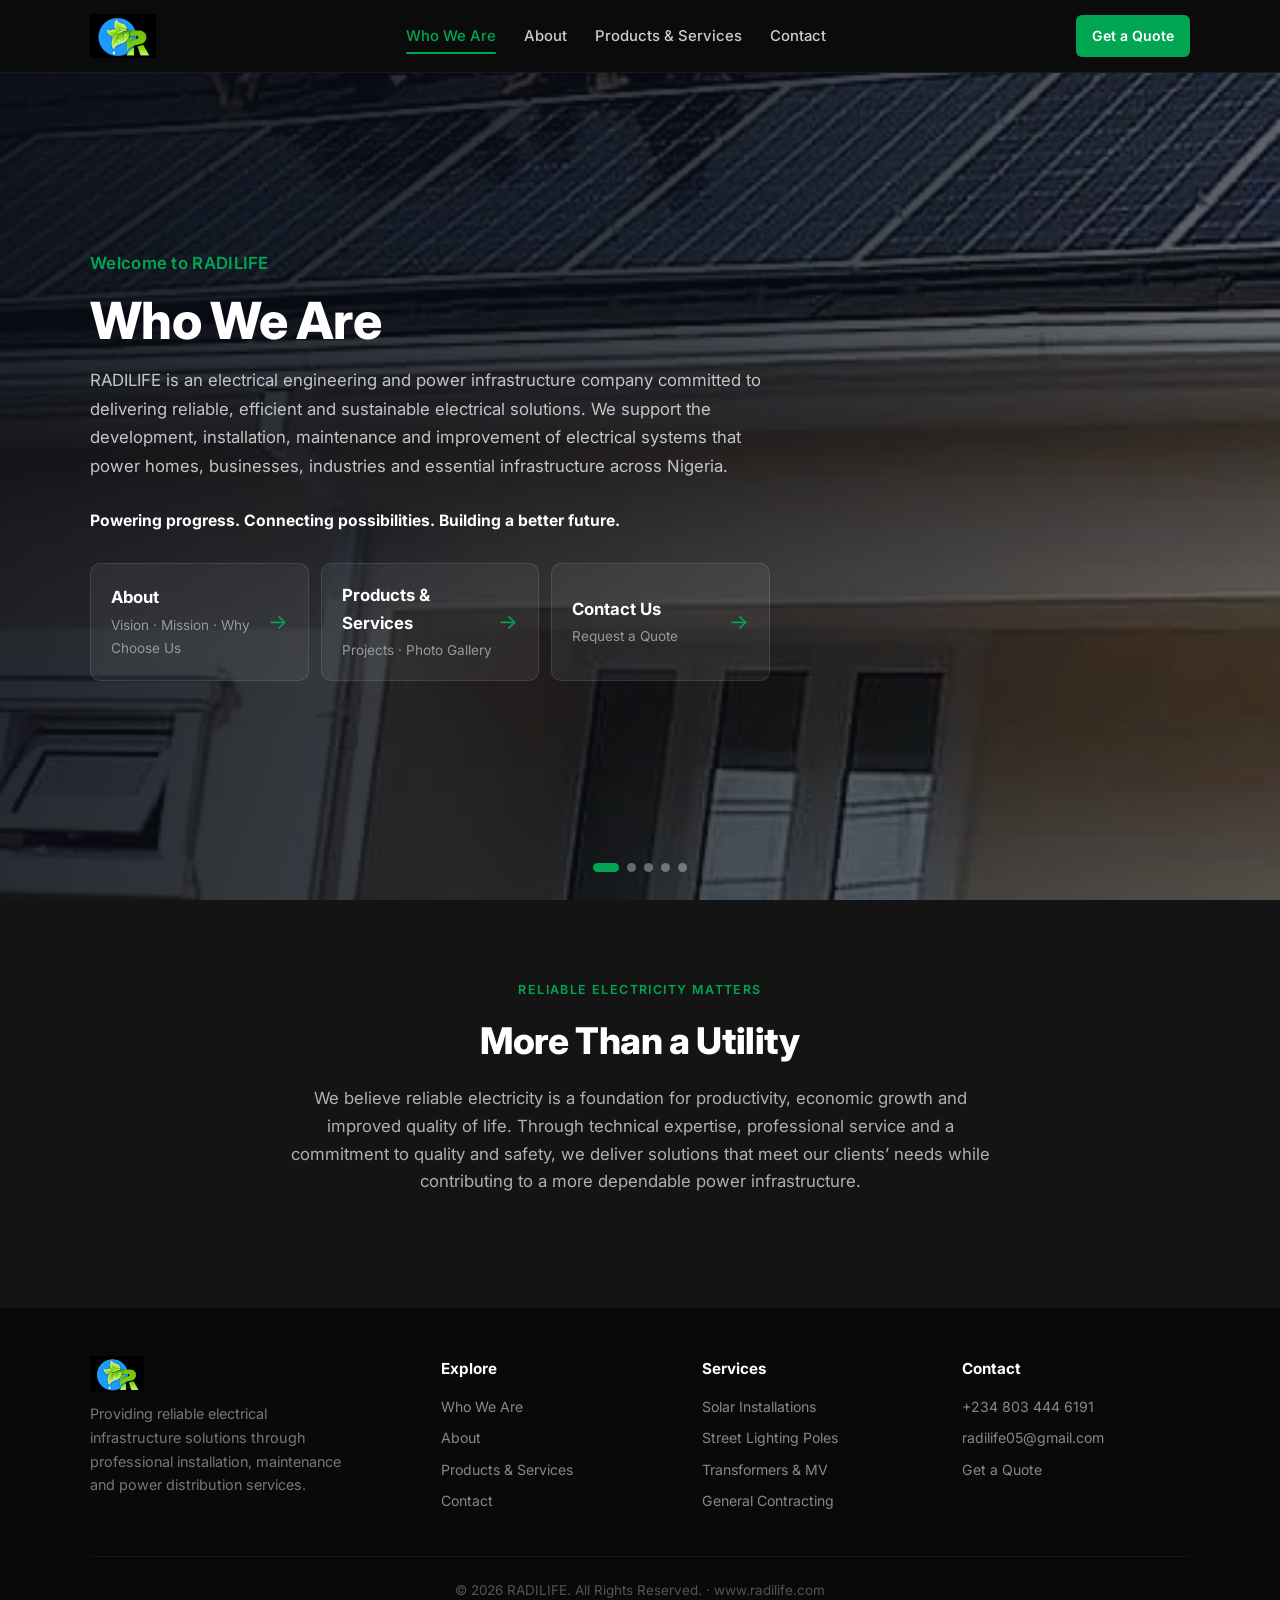
<file: index.html>
<!DOCTYPE html>
<html lang="en">
<head>
  <meta charset="UTF-8" />
  <meta name="viewport" content="width=device-width, initial-scale=1.0" />
  <title>RADILIFE – Who We Are</title>
  <link rel="preconnect" href="https://fonts.googleapis.com" />
  <link rel="preconnect" href="https://fonts.gstatic.com" crossorigin />
  <link href="https://fonts.googleapis.com/css2?family=Inter:wght@400;500;600;700;800&display=swap" rel="stylesheet" />
  <link rel="stylesheet" href="style.css" />
</head>
<body>

  <header>
    <div class="container header-inner">
      <a href="index.html" class="logo">
        <img src="images/logo.png" alt="RADILIFE" />
      </a>
      <nav class="desktop-nav">
        <a href="index.html" class="active">Who We Are</a>
        <a href="about.html">About</a>
        <a href="services.html">Products &amp; Services</a>
        <a href="contact.html">Contact</a>
      </nav>
      <div class="header-right">
        <a href="contact.html" class="btn btn-green btn-sm">Get a Quote</a>
        <button class="hamburger" id="hamburger" aria-label="Menu"><span></span><span></span><span></span></button>
      </div>
    </div>
  </header>

  <div class="overlay" id="overlay"></div>
  <nav class="mobile-menu" id="mobileMenu">
    <a href="index.html" class="active">Who We Are</a>
    <a href="about.html">About</a>
    <a href="services.html">Products &amp; Services</a>
    <a href="contact.html">Contact / Quote</a>
  </nav>

  <!-- WELCOME / LANDING -->
  <section class="hero">
    <div class="hero-slider">
      <div class="hero-slide active" style="background-image:url('images/IMG_20261024_160137_027-2.jpg')"></div>
      <div class="hero-slide" style="background-image:url('images/IMG_20261024_160137_016-2.jpg')"></div>
      <div class="hero-slide" style="background-image:url('images/IMG_20261024_160145_628-2.jpg')"></div>
      <div class="hero-slide" style="background-image:url('images/IMG_20261024_160136_867.jpg')"></div>
      <div class="hero-slide" style="background-image:url('images/IMG_20261024_160145_474.jpg')"></div>
    </div>
    <div class="hero-overlay"></div>

    <div class="container">
      <div class="hero-content">
        <p class="tagline">Welcome to RADILIFE</p>
        <h1>Who We Are</h1>
        <p>
          RADILIFE is an electrical engineering and power infrastructure company committed to delivering reliable, efficient and sustainable electrical solutions. We support the development, installation, maintenance and improvement of electrical systems that power homes, businesses, industries and essential infrastructure across Nigeria.
        </p>
        <p style="color:#aaa;font-size:0.98rem;margin-bottom:28px;">
          <strong style="color:#fff">Powering progress. Connecting possibilities. Building a better future.</strong>
        </p>

        <!-- Options matching notebook -->
        <div class="nav-cards">
          <a href="about.html" class="nav-card">
            <div>
              <h3>About</h3>
              <p>Vision · Mission · Why Choose Us</p>
            </div>
            <span class="arrow">→</span>
          </a>
          <a href="services.html" class="nav-card">
            <div>
              <h3>Products &amp; Services</h3>
              <p>Projects · Photo Gallery</p>
            </div>
            <span class="arrow">→</span>
          </a>
          <a href="contact.html" class="nav-card">
            <div>
              <h3>Contact Us</h3>
              <p>Request a Quote</p>
            </div>
            <span class="arrow">→</span>
          </a>
        </div>
      </div>
    </div>

    <div class="hero-dots">
      <button class="hero-dot active" aria-label="1"></button>
      <button class="hero-dot" aria-label="2"></button>
      <button class="hero-dot" aria-label="3"></button>
      <button class="hero-dot" aria-label="4"></button>
      <button class="hero-dot" aria-label="5"></button>
    </div>
  </section>

  <!-- SHORT INTRO -->
  <section class="bg-dark">
    <div class="container text-center">
      <span class="section-label">Reliable Electricity Matters</span>
      <h2 class="section-title">More Than a Utility</h2>
      <p class="lead">
        We believe reliable electricity is a foundation for productivity, economic growth and improved quality of life. Through technical expertise, professional service and a commitment to quality and safety, we deliver solutions that meet our clients’ needs while contributing to a more dependable power infrastructure.
      </p>
    </div>
  </section>

  <footer>
    <div class="container">
      <div class="footer-grid">
        <div class="footer-brand">
          <a href="index.html" class="logo"><img src="images/logo.png" alt="RADILIFE" style="height:36px" /></a>
          <p>Providing reliable electrical infrastructure solutions through professional installation, maintenance and power distribution services.</p>
        </div>
        <div class="footer-col">
          <h4>Explore</h4>
          <a href="index.html">Who We Are</a>
          <a href="about.html">About</a>
          <a href="services.html">Products &amp; Services</a>
          <a href="contact.html">Contact</a>
        </div>
        <div class="footer-col">
          <h4>Services</h4>
          <a href="services.html">Solar Installations</a>
          <a href="services.html">Street Lighting Poles</a>
          <a href="services.html">Transformers &amp; MV</a>
          <a href="services.html">General Contracting</a>
        </div>
        <div class="footer-col">
          <h4>Contact</h4>
          <a href="tel:+2348034446191">+234 803 444 6191</a>
          <a href="mailto:radilife05@gmail.com">radilife05@gmail.com</a>
          <a href="contact.html">Get a Quote</a>
        </div>
      </div>
      <div class="footer-bottom"><p>© 2026 RADILIFE. All Rights Reserved. · www.radilife.com</p></div>
    </div>
  </footer>

  <script src="script.js"></script>
</body>
</html>
</file>
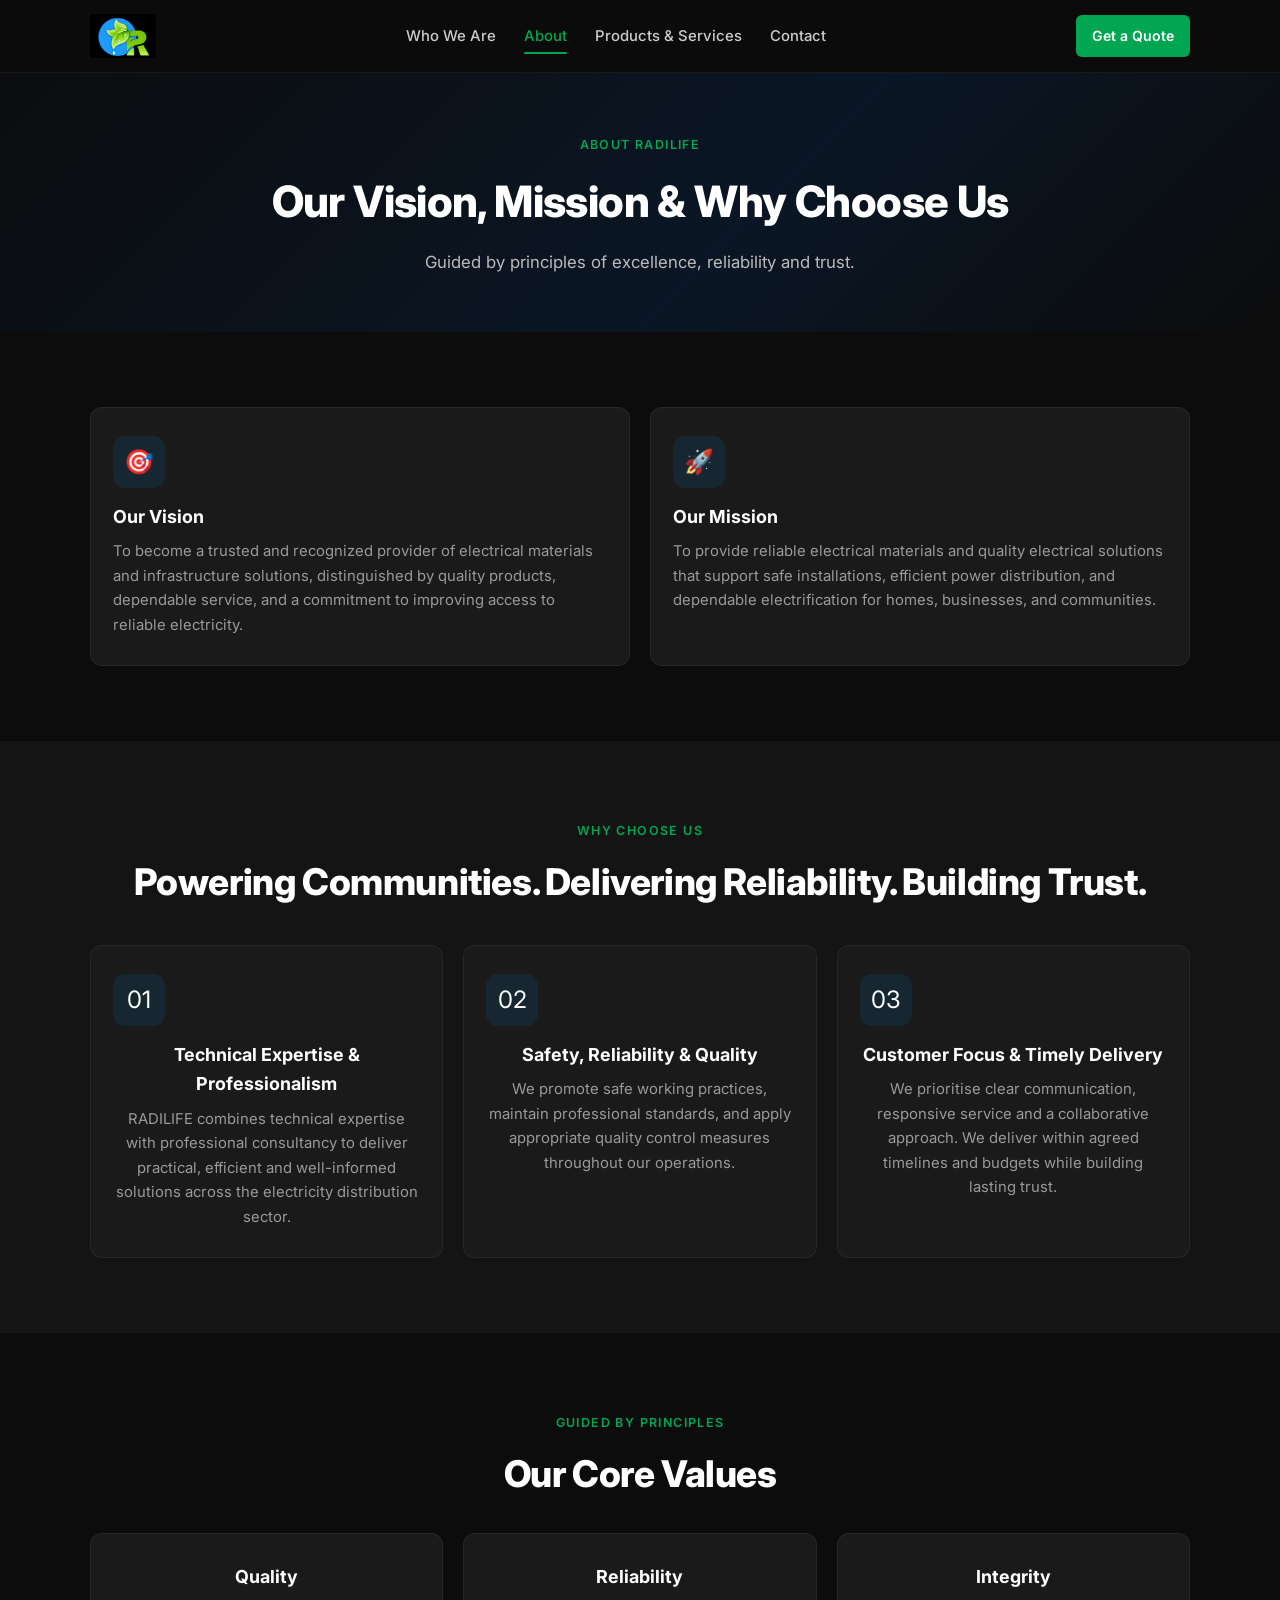
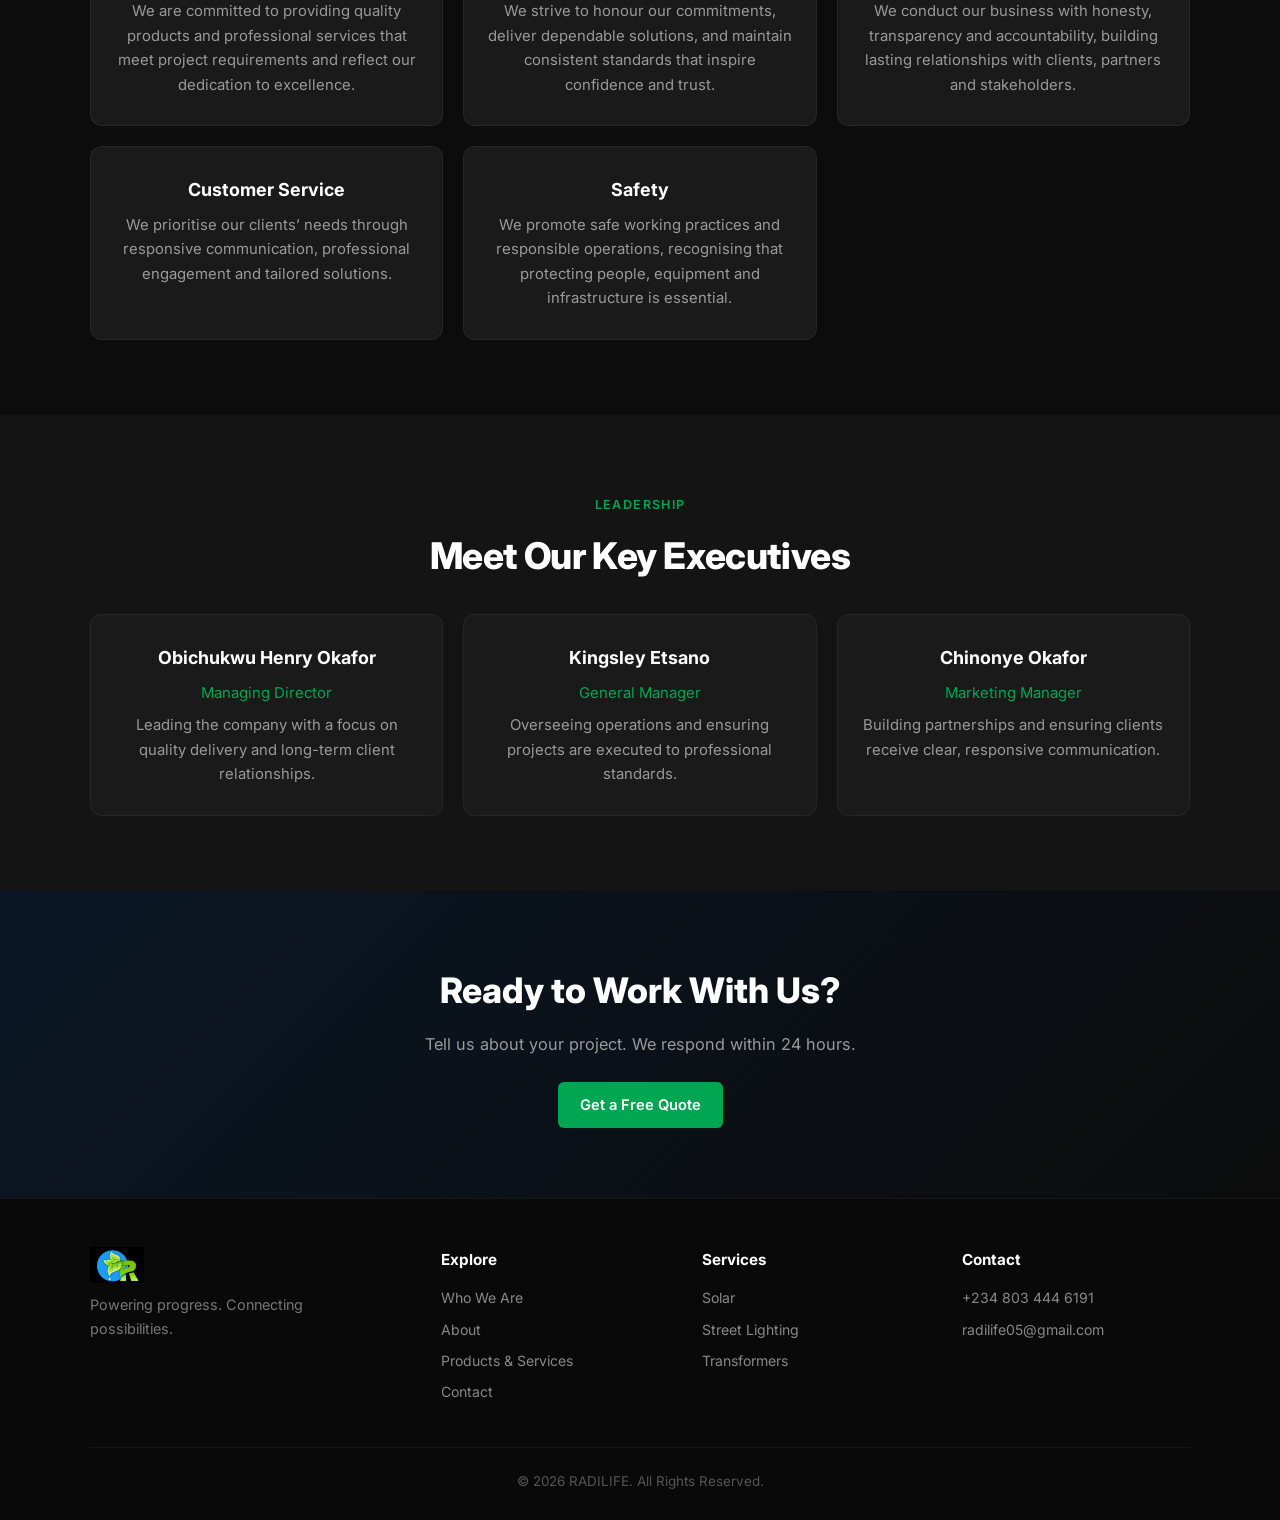
<file: about.html>
<!DOCTYPE html>
<html lang="en">
<head>
  <meta charset="UTF-8" />
  <meta name="viewport" content="width=device-width, initial-scale=1.0" />
  <title>About – RADILIFE</title>
  <link rel="preconnect" href="https://fonts.googleapis.com" />
  <link rel="preconnect" href="https://fonts.gstatic.com" crossorigin />
  <link href="https://fonts.googleapis.com/css2?family=Inter:wght@400;500;600;700;800&display=swap" rel="stylesheet" />
  <link rel="stylesheet" href="style.css" />
</head>
<body>
  <header>
    <div class="container header-inner">
      <a href="index.html" class="logo"><img src="images/logo.png" alt="RADILIFE" /></a>
      <nav class="desktop-nav">
        <a href="index.html">Who We Are</a>
        <a href="about.html" class="active">About</a>
        <a href="services.html">Products &amp; Services</a>
        <a href="contact.html">Contact</a>
      </nav>
      <div class="header-right">
        <a href="contact.html" class="btn btn-green btn-sm">Get a Quote</a>
        <button class="hamburger" id="hamburger" aria-label="Menu"><span></span><span></span><span></span></button>
      </div>
    </div>
  </header>
  <div class="overlay" id="overlay"></div>
  <nav class="mobile-menu" id="mobileMenu">
    <a href="index.html">Who We Are</a>
    <a href="about.html" class="active">About</a>
    <a href="services.html">Products &amp; Services</a>
    <a href="contact.html">Contact / Quote</a>
  </nav>

  <section class="page-hero">
    <div class="container">
      <span class="section-label">About RADILIFE</span>
      <h1>Our Vision, Mission &amp; Why Choose Us</h1>
      <p>Guided by principles of excellence, reliability and trust.</p>
    </div>
  </section>

  <!-- VISION & MISSION -->
  <section>
    <div class="container">
      <div class="grid-2">
        <div class="card">
          <div class="card-icon">🎯</div>
          <h3>Our Vision</h3>
          <p>To become a trusted and recognized provider of electrical materials and infrastructure solutions, distinguished by quality products, dependable service, and a commitment to improving access to reliable electricity.</p>
        </div>
        <div class="card">
          <div class="card-icon">🚀</div>
          <h3>Our Mission</h3>
          <p>To provide reliable electrical materials and quality electrical solutions that support safe installations, efficient power distribution, and dependable electrification for homes, businesses, and communities.</p>
        </div>
      </div>
    </div>
  </section>

  <!-- WHY CHOOSE US -->
  <section class="bg-dark">
    <div class="container text-center">
      <span class="section-label">Why Choose Us</span>
      <h2 class="section-title">Powering Communities. Delivering Reliability. Building Trust.</h2>
      <div class="grid-3" style="margin-top:32px">
        <div class="card">
          <div class="card-icon">01</div>
          <h3>Technical Expertise &amp; Professionalism</h3>
          <p>RADILIFE combines technical expertise with professional consultancy to deliver practical, efficient and well-informed solutions across the electricity distribution sector.</p>
        </div>
        <div class="card">
          <div class="card-icon">02</div>
          <h3>Safety, Reliability &amp; Quality</h3>
          <p>We promote safe working practices, maintain professional standards, and apply appropriate quality control measures throughout our operations.</p>
        </div>
        <div class="card">
          <div class="card-icon">03</div>
          <h3>Customer Focus &amp; Timely Delivery</h3>
          <p>We prioritise clear communication, responsive service and a collaborative approach. We deliver within agreed timelines and budgets while building lasting trust.</p>
        </div>
      </div>
    </div>
  </section>

  <!-- CORE VALUES -->
  <section>
    <div class="container text-center">
      <span class="section-label">Guided by Principles</span>
      <h2 class="section-title">Our Core Values</h2>
      <div class="grid-3" style="margin-top:28px">
        <div class="card">
          <h3>Quality</h3>
          <p>We are committed to providing quality products and professional services that meet project requirements and reflect our dedication to excellence.</p>
        </div>
        <div class="card">
          <h3>Reliability</h3>
          <p>We strive to honour our commitments, deliver dependable solutions, and maintain consistent standards that inspire confidence and trust.</p>
        </div>
        <div class="card">
          <h3>Integrity</h3>
          <p>We conduct our business with honesty, transparency and accountability, building lasting relationships with clients, partners and stakeholders.</p>
        </div>
        <div class="card">
          <h3>Customer Service</h3>
          <p>We prioritise our clients’ needs through responsive communication, professional engagement and tailored solutions.</p>
        </div>
        <div class="card">
          <h3>Safety</h3>
          <p>We promote safe working practices and responsible operations, recognising that protecting people, equipment and infrastructure is essential.</p>
        </div>
      </div>
    </div>
  </section>

  <!-- TEAM -->
  <section class="bg-dark">
    <div class="container text-center">
      <span class="section-label">Leadership</span>
      <h2 class="section-title">Meet Our Key Executives</h2>
      <div class="grid-3" style="margin-top:28px">
        <div class="card">
          <h3>Obichukwu Henry Okafor</h3>
          <p style="color:var(--green);margin-bottom:8px">Managing Director</p>
          <p>Leading the company with a focus on quality delivery and long-term client relationships.</p>
        </div>
        <div class="card">
          <h3>Kingsley Etsano</h3>
          <p style="color:var(--green);margin-bottom:8px">General Manager</p>
          <p>Overseeing operations and ensuring projects are executed to professional standards.</p>
        </div>
        <div class="card">
          <h3>Chinonye Okafor</h3>
          <p style="color:var(--green);margin-bottom:8px">Marketing Manager</p>
          <p>Building partnerships and ensuring clients receive clear, responsive communication.</p>
        </div>
      </div>
    </div>
  </section>

  <section class="cta">
    <div class="container">
      <h2>Ready to Work With Us?</h2>
      <p>Tell us about your project. We respond within 24 hours.</p>
      <a href="contact.html" class="btn btn-green">Get a Free Quote</a>
    </div>
  </section>

  <footer>
    <div class="container">
      <div class="footer-grid">
        <div class="footer-brand">
          <a href="index.html" class="logo"><img src="images/logo.png" alt="RADILIFE" style="height:36px" /></a>
          <p>Powering progress. Connecting possibilities.</p>
        </div>
        <div class="footer-col">
          <h4>Explore</h4>
          <a href="index.html">Who We Are</a>
          <a href="about.html">About</a>
          <a href="services.html">Products &amp; Services</a>
          <a href="contact.html">Contact</a>
        </div>
        <div class="footer-col">
          <h4>Services</h4>
          <a href="services.html">Solar</a>
          <a href="services.html">Street Lighting</a>
          <a href="services.html">Transformers</a>
        </div>
        <div class="footer-col">
          <h4>Contact</h4>
          <a href="tel:+2348034446191">+234 803 444 6191</a>
          <a href="mailto:radilife05@gmail.com">radilife05@gmail.com</a>
        </div>
      </div>
      <div class="footer-bottom"><p>© 2026 RADILIFE. All Rights Reserved.</p></div>
    </div>
  </footer>
  <script src="script.js"></script>
</body>
</html>
</file>
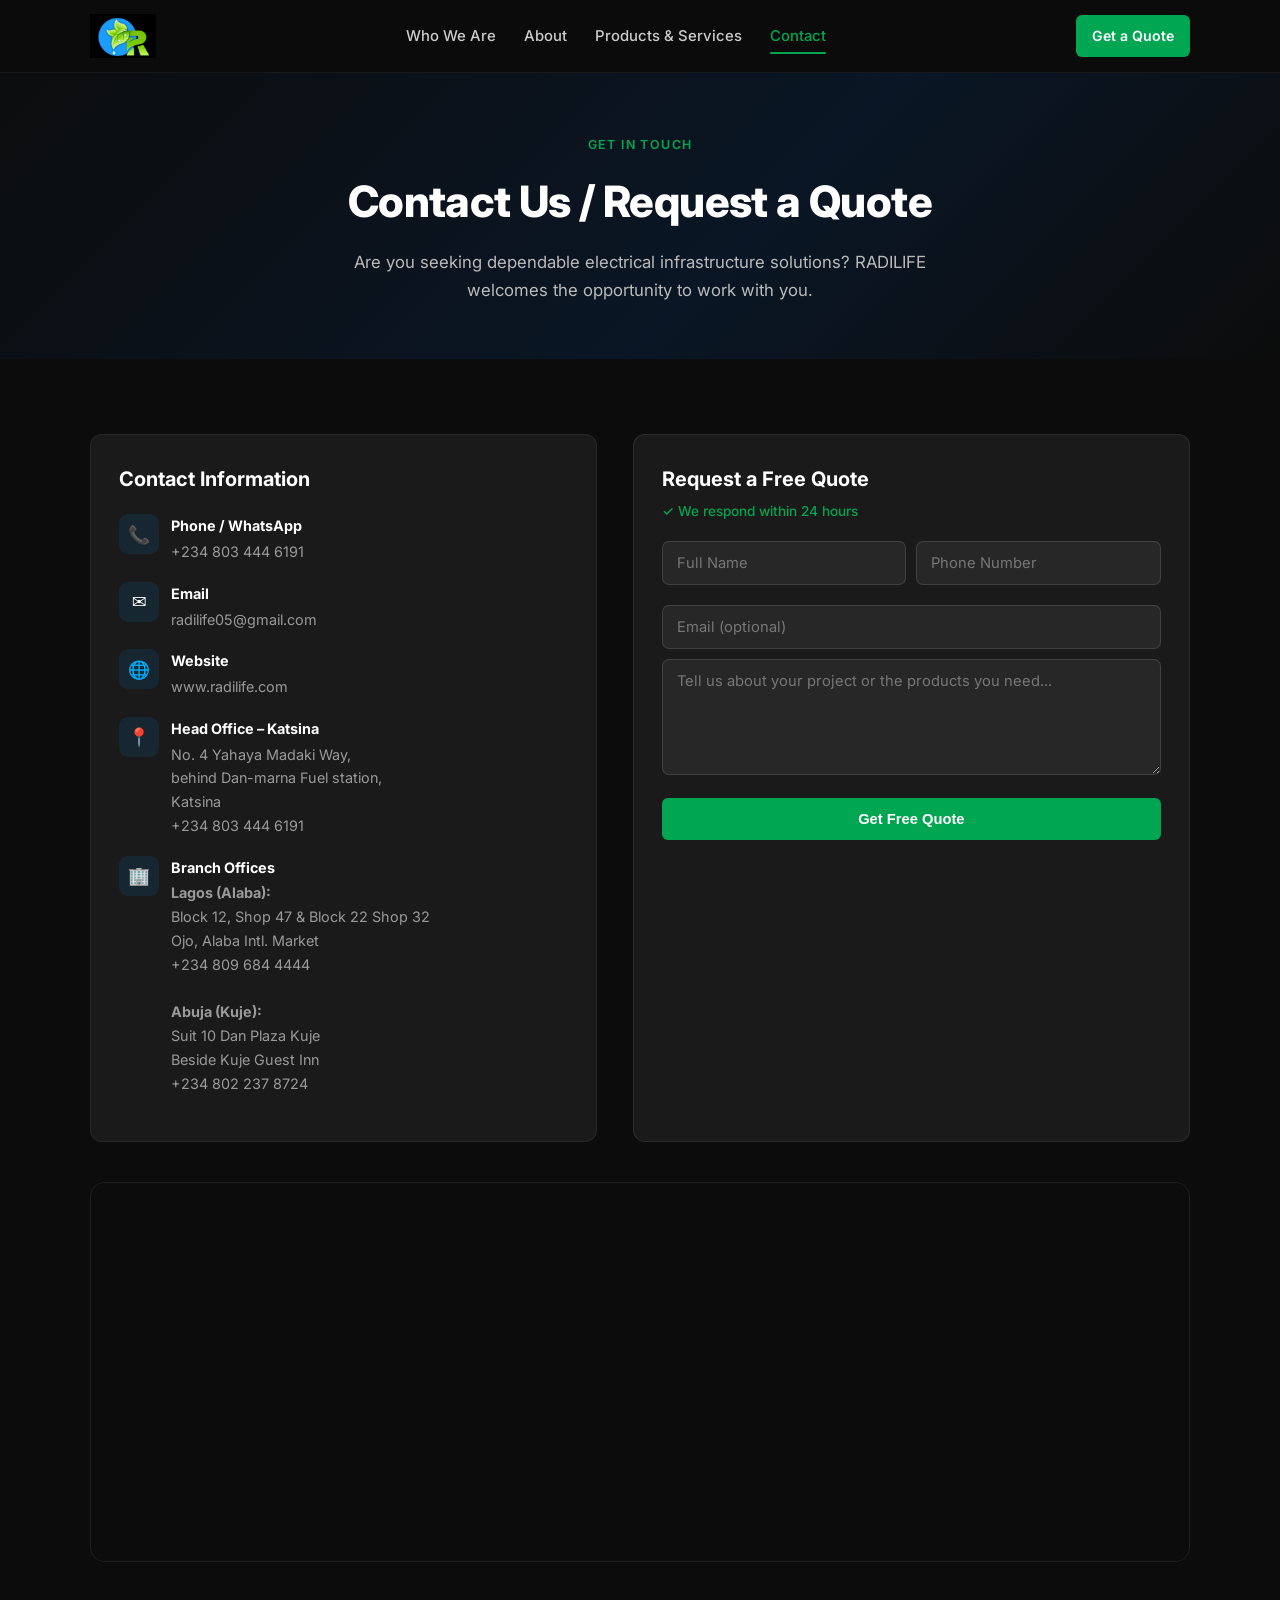
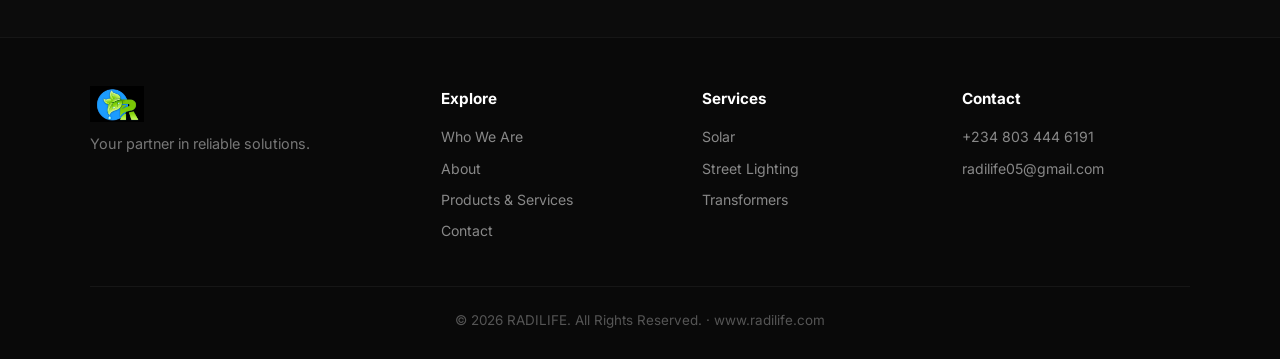
<file: contact.html>
<!DOCTYPE html>
<html lang="en">
<head>
  <meta charset="UTF-8" />
  <meta name="viewport" content="width=device-width, initial-scale=1.0" />
  <title>Contact / Quote – RADILIFE</title>
  <link rel="preconnect" href="https://fonts.googleapis.com" />
  <link rel="preconnect" href="https://fonts.gstatic.com" crossorigin />
  <link href="https://fonts.googleapis.com/css2?family=Inter:wght@400;500;600;700;800&display=swap" rel="stylesheet" />
  <link rel="stylesheet" href="style.css" />
</head>
<body>
  <header>
    <div class="container header-inner">
      <a href="index.html" class="logo"><img src="images/logo.png" alt="RADILIFE" /></a>
      <nav class="desktop-nav">
        <a href="index.html">Who We Are</a>
        <a href="about.html">About</a>
        <a href="services.html">Products &amp; Services</a>
        <a href="contact.html" class="active">Contact</a>
      </nav>
      <div class="header-right">
        <a href="contact.html" class="btn btn-green btn-sm">Get a Quote</a>
        <button class="hamburger" id="hamburger" aria-label="Menu"><span></span><span></span><span></span></button>
      </div>
    </div>
  </header>
  <div class="overlay" id="overlay"></div>
  <nav class="mobile-menu" id="mobileMenu">
    <a href="index.html">Who We Are</a>
    <a href="about.html">About</a>
    <a href="services.html">Products &amp; Services</a>
    <a href="contact.html" class="active">Contact / Quote</a>
  </nav>

  <section class="page-hero">
    <div class="container">
      <span class="section-label">Get In Touch</span>
      <h1>Contact Us / Request a Quote</h1>
      <p>Are you seeking dependable electrical infrastructure solutions? RADILIFE welcomes the opportunity to work with you.</p>
    </div>
  </section>

  <section>
    <div class="container">
      <div class="contact-grid">
        <div class="contact-info-card">
          <h3>Contact Information</h3>
          <div class="info-item">
            <div class="icon">📞</div>
            <div>
              <h4>Phone / WhatsApp</h4>
              <p><a href="tel:+2348034446191">+234 803 444 6191</a></p>
            </div>
          </div>
          <div class="info-item">
            <div class="icon">✉️</div>
            <div>
              <h4>Email</h4>
              <p><a href="mailto:radilife05@gmail.com">radilife05@gmail.com</a></p>
            </div>
          </div>
          <div class="info-item">
            <div class="icon">🌐</div>
            <div>
              <h4>Website</h4>
              <p>www.radilife.com</p>
            </div>
          </div>
          <div class="info-item">
            <div class="icon">📍</div>
            <div>
              <h4>Head Office – Katsina</h4>
              <p>No. 4 Yahaya Madaki Way,<br>behind Dan-marna Fuel station,<br>Katsina<br>+234 803 444 6191</p>
            </div>
          </div>
          <div class="info-item">
            <div class="icon">🏢</div>
            <div>
              <h4>Branch Offices</h4>
              <p>
                <strong>Lagos (Alaba):</strong><br>
                Block 12, Shop 47 &amp; Block 22 Shop 32<br>
                Ojo, Alaba Intl. Market<br>
                +234 809 684 4444<br><br>
                <strong>Abuja (Kuje):</strong><br>
                Suit 10 Dan Plaza Kuje<br>
                Beside Kuje Guest Inn<br>
                +234 802 237 8724
              </p>
            </div>
          </div>
        </div>

        <div class="form-card" id="quote">
          <h3>Request a Free Quote</h3>
          <p class="assure">✓ We respond within 24 hours</p>
          <form onsubmit="event.preventDefault(); alert('Thank you! RADILIFE will contact you within 24 hours.');">
            <div class="form-row">
              <div class="form-group"><input type="text" placeholder="Full Name" required /></div>
              <div class="form-group"><input type="tel" placeholder="Phone Number" required /></div>
            </div>
            <div class="form-group"><input type="email" placeholder="Email (optional)" /></div>
            <div class="form-group"><textarea placeholder="Tell us about your project or the products you need..." rows="5"></textarea></div>
            <button type="submit" class="btn btn-green">Get Free Quote</button>
          </form>
        </div>
      </div>

      <div class="map-wrapper">
        <iframe src="https://maps.google.com/maps?q=No.+4+Yahaya+Madaki+Way,+Katsina,+Nigeria&t=&z=15&ie=UTF8&iwloc=&output=embed" allowfullscreen="" loading="lazy" title="RADILIFE Head Office"></iframe>
      </div>
    </div>
  </section>

  <footer>
    <div class="container">
      <div class="footer-grid">
        <div class="footer-brand">
          <a href="index.html" class="logo"><img src="images/logo.png" alt="RADILIFE" style="height:36px" /></a>
          <p>Your partner in reliable solutions.</p>
        </div>
        <div class="footer-col">
          <h4>Explore</h4>
          <a href="index.html">Who We Are</a>
          <a href="about.html">About</a>
          <a href="services.html">Products &amp; Services</a>
          <a href="contact.html">Contact</a>
        </div>
        <div class="footer-col">
          <h4>Services</h4>
          <a href="services.html">Solar</a>
          <a href="services.html">Street Lighting</a>
          <a href="services.html">Transformers</a>
        </div>
        <div class="footer-col">
          <h4>Contact</h4>
          <a href="tel:+2348034446191">+234 803 444 6191</a>
          <a href="mailto:radilife05@gmail.com">radilife05@gmail.com</a>
        </div>
      </div>
      <div class="footer-bottom"><p>© 2026 RADILIFE. All Rights Reserved. · www.radilife.com</p></div>
    </div>
  </footer>
  <script src="script.js"></script>
</body>
</html>
</file>
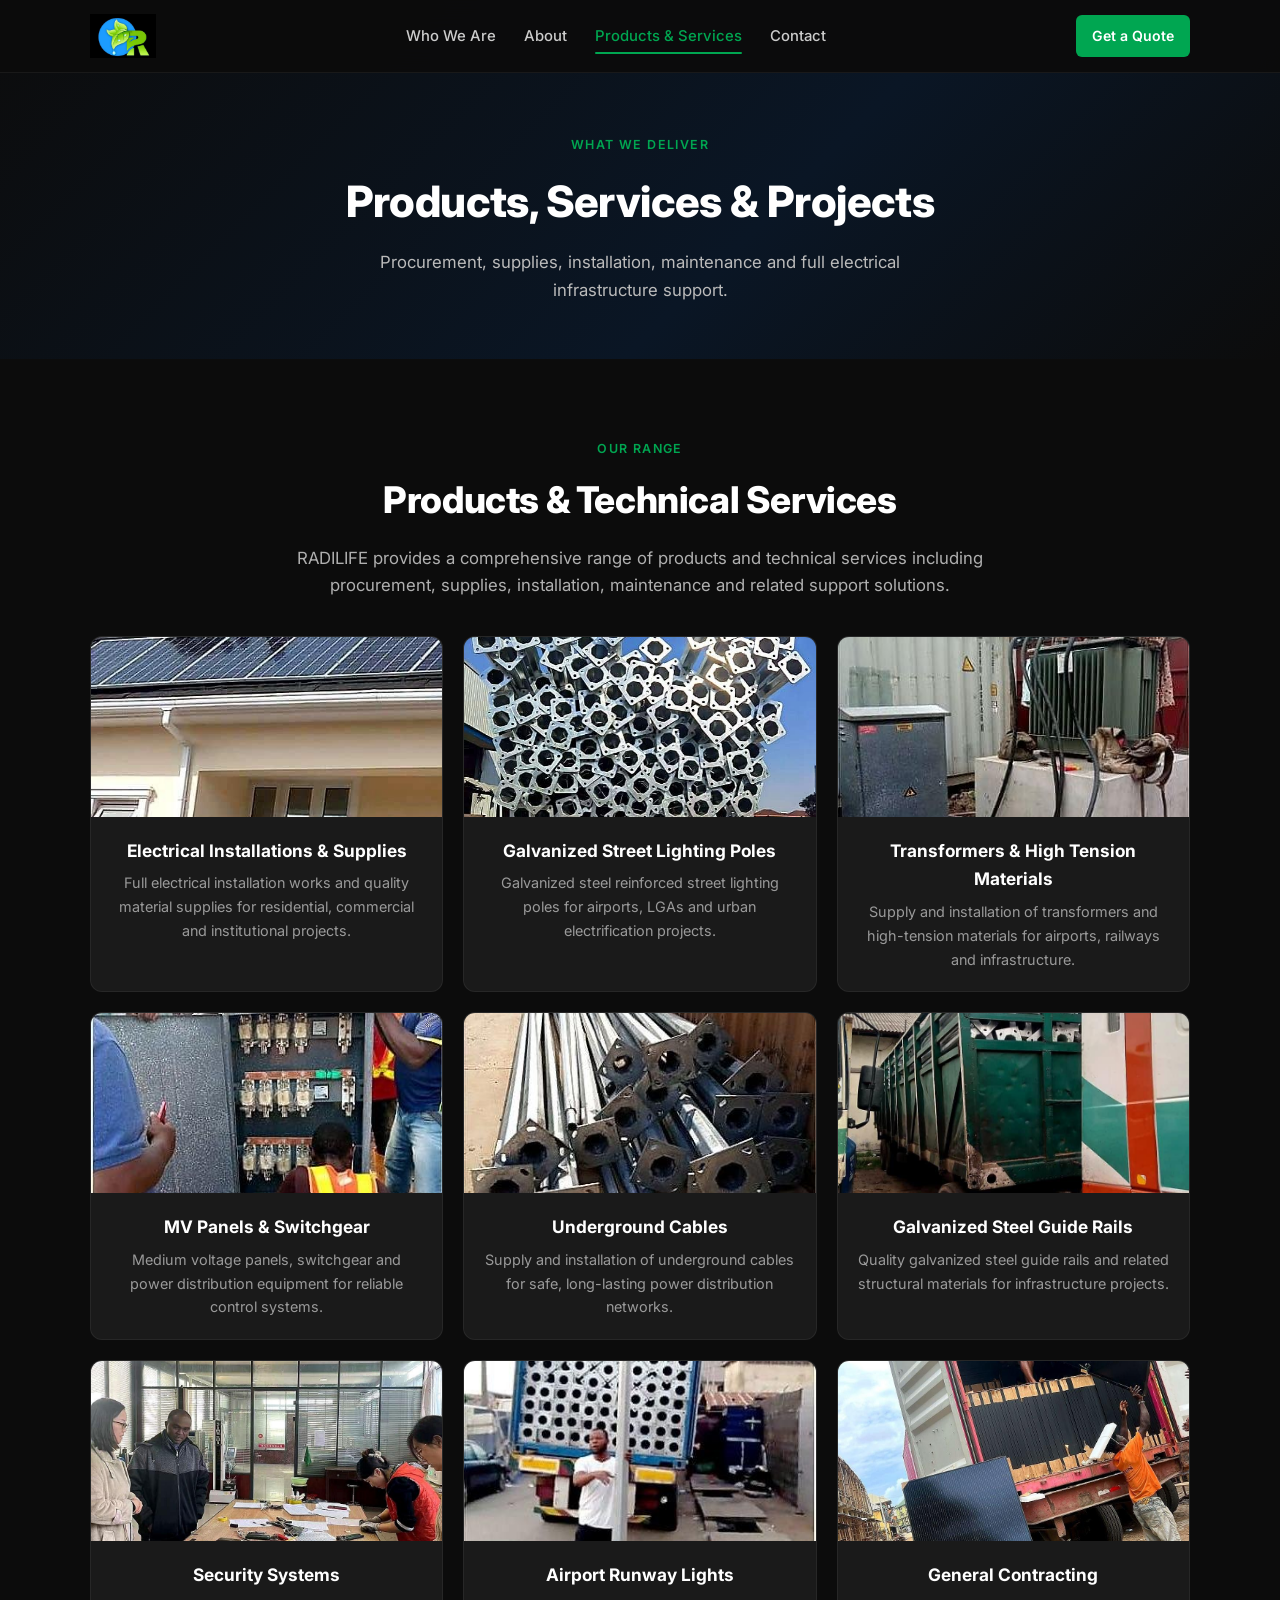
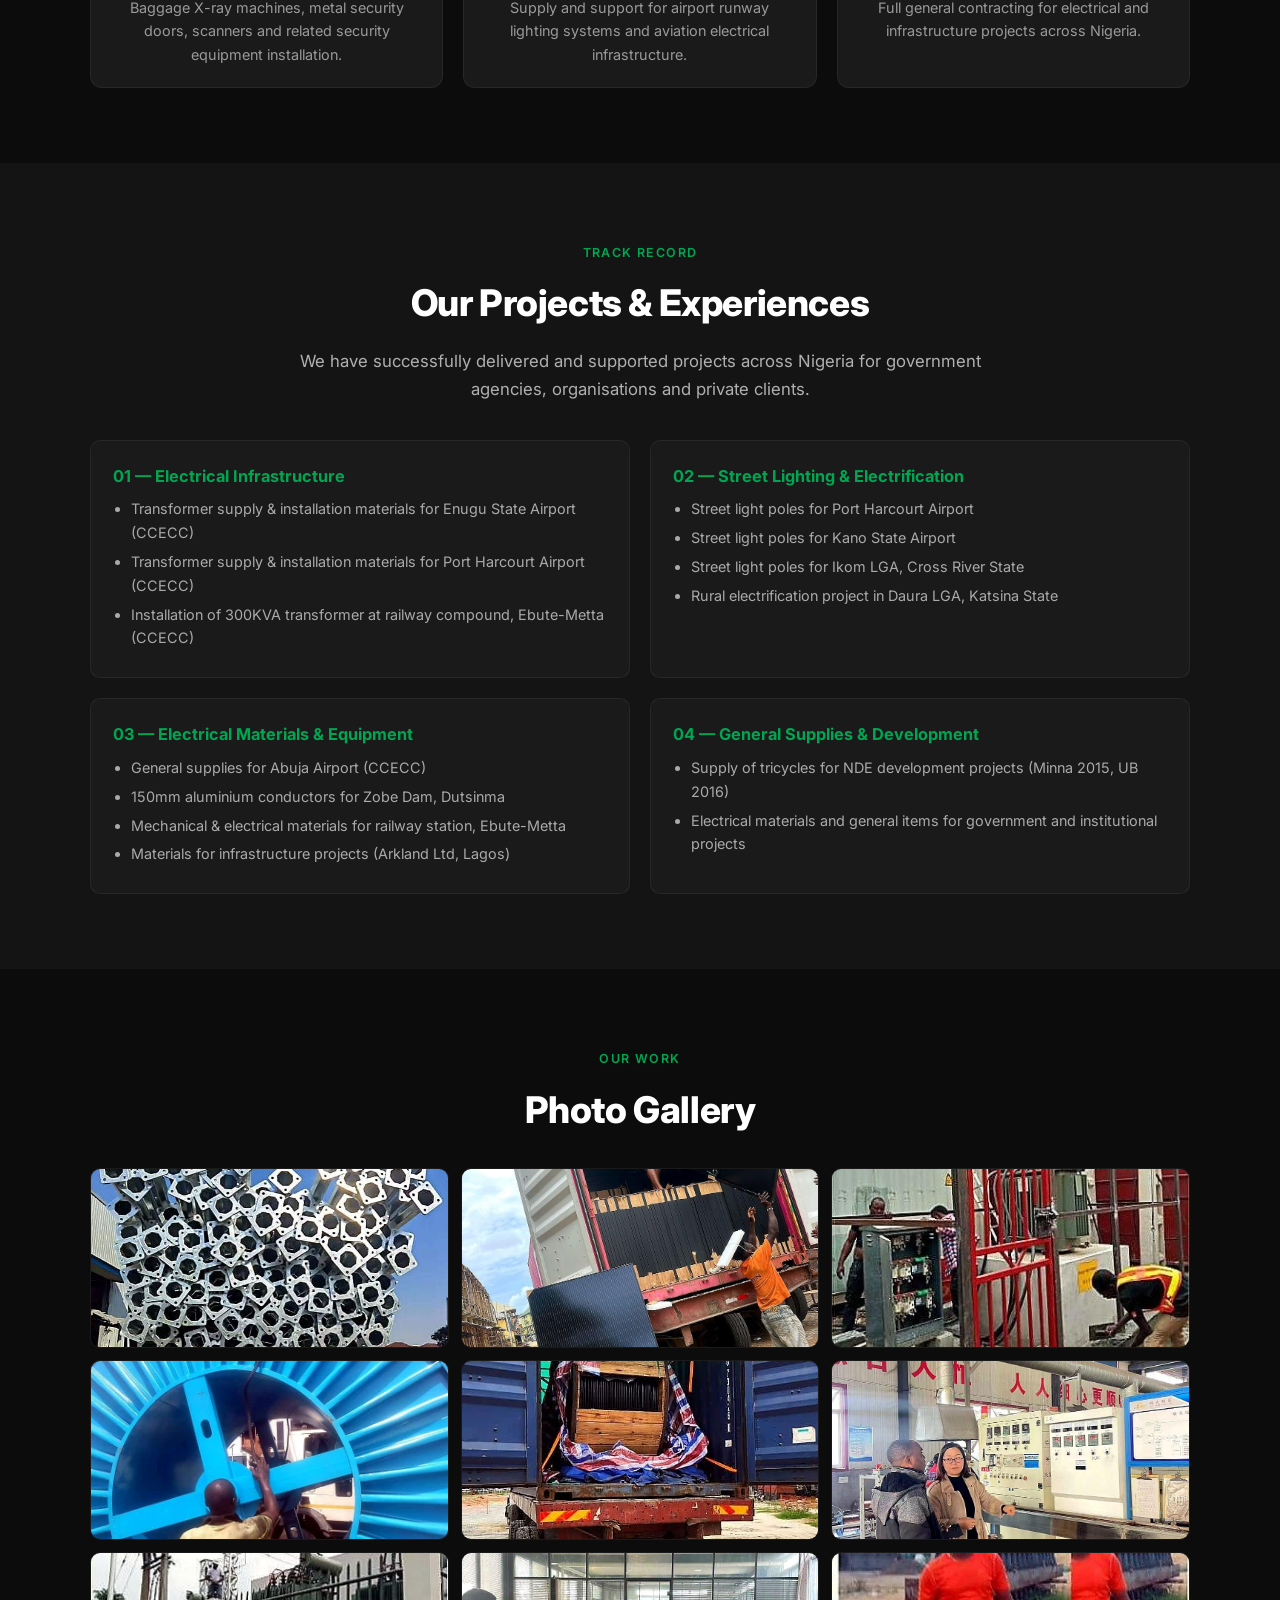
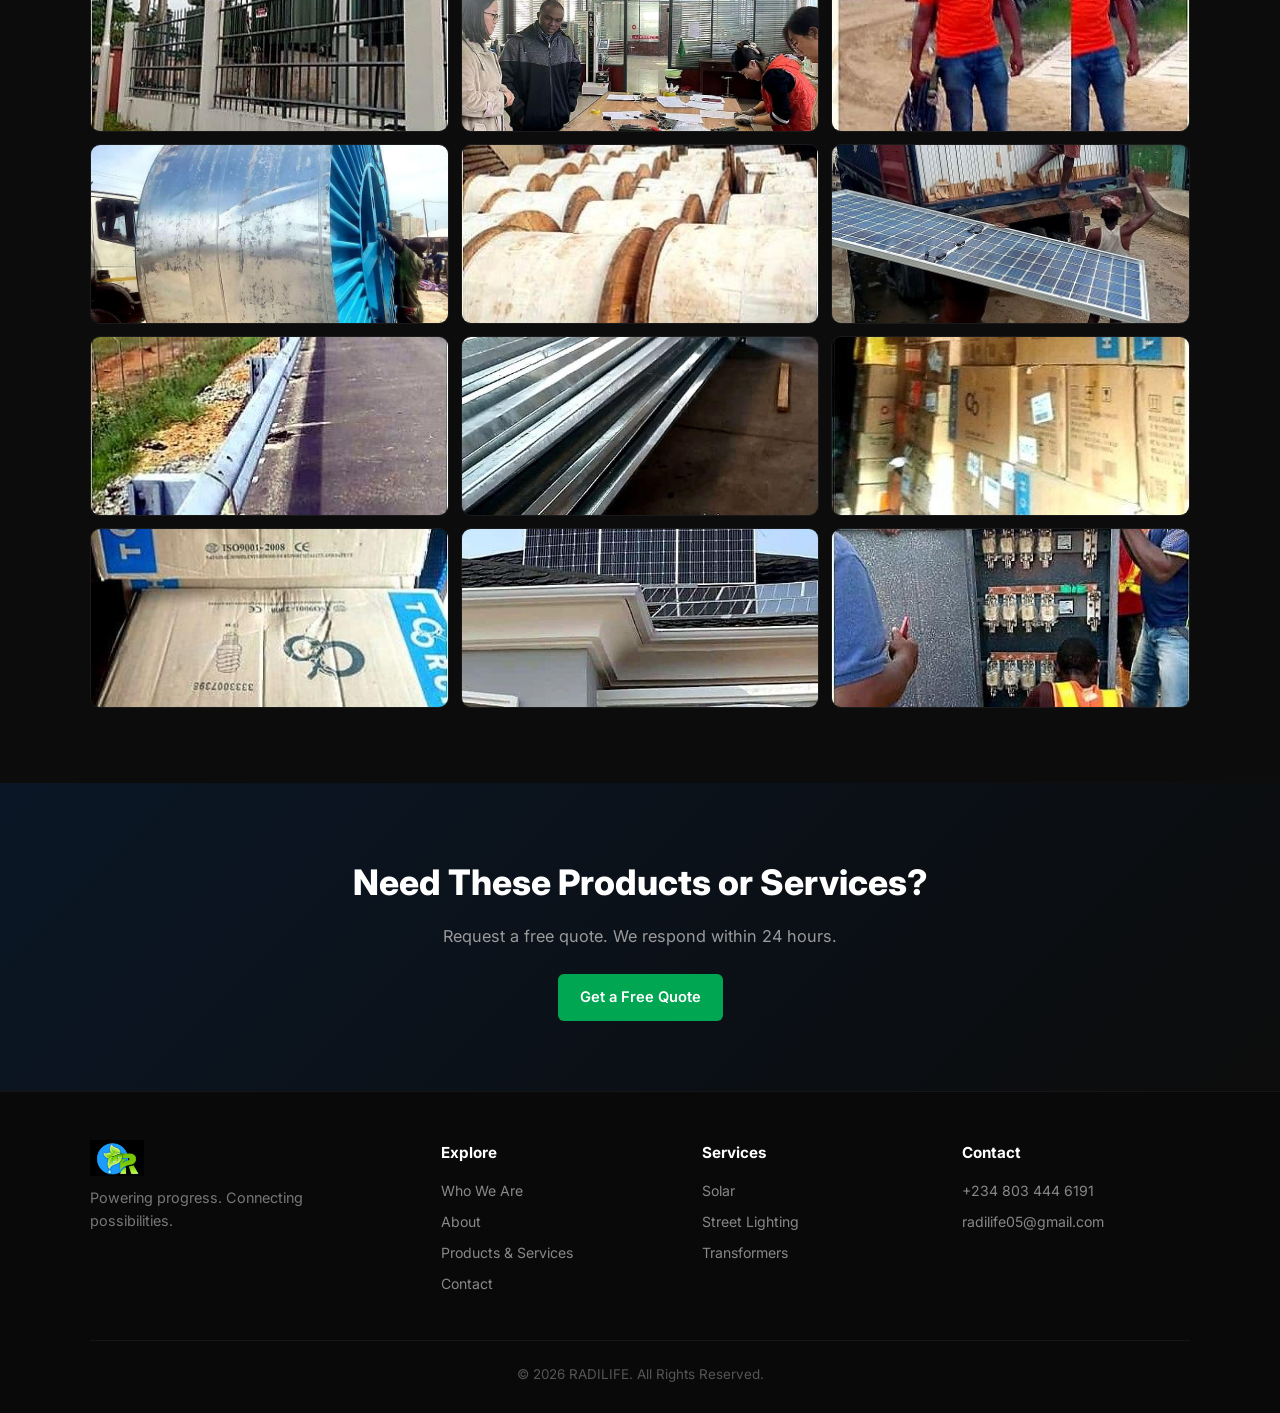
<file: services.html>
<!DOCTYPE html>
<html lang="en">
<head>
  <meta charset="UTF-8" />
  <meta name="viewport" content="width=device-width, initial-scale=1.0" />
  <title>Products &amp; Services – RADILIFE</title>
  <link rel="preconnect" href="https://fonts.googleapis.com" />
  <link rel="preconnect" href="https://fonts.gstatic.com" crossorigin />
  <link href="https://fonts.googleapis.com/css2?family=Inter:wght@400;500;600;700;800&display=swap" rel="stylesheet" />
  <link rel="stylesheet" href="style.css" />
</head>
<body>
  <header>
    <div class="container header-inner">
      <a href="index.html" class="logo"><img src="images/logo.png" alt="RADILIFE" /></a>
      <nav class="desktop-nav">
        <a href="index.html">Who We Are</a>
        <a href="about.html">About</a>
        <a href="services.html" class="active">Products &amp; Services</a>
        <a href="contact.html">Contact</a>
      </nav>
      <div class="header-right">
        <a href="contact.html" class="btn btn-green btn-sm">Get a Quote</a>
        <button class="hamburger" id="hamburger" aria-label="Menu"><span></span><span></span><span></span></button>
      </div>
    </div>
  </header>
  <div class="overlay" id="overlay"></div>
  <nav class="mobile-menu" id="mobileMenu">
    <a href="index.html">Who We Are</a>
    <a href="about.html">About</a>
    <a href="services.html" class="active">Products &amp; Services</a>
    <a href="contact.html">Contact / Quote</a>
  </nav>

  <section class="page-hero">
    <div class="container">
      <span class="section-label">What We Deliver</span>
      <h1>Products, Services &amp; Projects</h1>
      <p>Procurement, supplies, installation, maintenance and full electrical infrastructure support.</p>
    </div>
  </section>

  <!-- PRODUCTS & SERVICES -->
  <section>
    <div class="container text-center">
      <span class="section-label">Our Range</span>
      <h2 class="section-title">Products &amp; Technical Services</h2>
      <p class="lead">RADILIFE provides a comprehensive range of products and technical services including procurement, supplies, installation, maintenance and related support solutions.</p>
      <div class="services-grid">
        <div class="service-card">
          <div class="service-img"><img src="images/IMG_20261024_160137_027-2.jpg" alt="Solar" /></div>
          <div class="service-body">
            <h3>Electrical Installations &amp; Supplies</h3>
            <p>Full electrical installation works and quality material supplies for residential, commercial and institutional projects.</p>
          </div>
        </div>
        <div class="service-card">
          <div class="service-img"><img src="images/IMG_20261024_160136_867.jpg" alt="Poles" /></div>
          <div class="service-body">
            <h3>Galvanized Street Lighting Poles</h3>
            <p>Galvanized steel reinforced street lighting poles for airports, LGAs and urban electrification projects.</p>
          </div>
        </div>
        <div class="service-card">
          <div class="service-img"><img src="images/IMG_20261024_160145_628-2.jpg" alt="Transformers" /></div>
          <div class="service-body">
            <h3>Transformers &amp; High Tension Materials</h3>
            <p>Supply and installation of transformers and high-tension materials for airports, railways and infrastructure.</p>
          </div>
        </div>
        <div class="service-card">
          <div class="service-img"><img src="images/IMG_20261024_160145_474.jpg" alt="MV Panels" /></div>
          <div class="service-body">
            <h3>MV Panels &amp; Switchgear</h3>
            <p>Medium voltage panels, switchgear and power distribution equipment for reliable control systems.</p>
          </div>
        </div>
        <div class="service-card">
          <div class="service-img"><img src="images/IMG_20261024_160137_367.jpg" alt="Cables" /></div>
          <div class="service-body">
            <h3>Underground Cables</h3>
            <p>Supply and installation of underground cables for safe, long-lasting power distribution networks.</p>
          </div>
        </div>
        <div class="service-card">
          <div class="service-img"><img src="images/IMG_20261024_160145_174.jpg" alt="Guide rails" /></div>
          <div class="service-body">
            <h3>Galvanized Steel Guide Rails</h3>
            <p>Quality galvanized steel guide rails and related structural materials for infrastructure projects.</p>
          </div>
        </div>
        <div class="service-card">
          <div class="service-img"><img src="images/IMG_20261024_160137_542.jpg" alt="Security" /></div>
          <div class="service-body">
            <h3>Security Systems</h3>
            <p>Baggage X-ray machines, metal security doors, scanners and related security equipment installation.</p>
          </div>
        </div>
        <div class="service-card">
          <div class="service-img"><img src="images/IMG_20261024_160144_967.jpg" alt="Airport" /></div>
          <div class="service-body">
            <h3>Airport Runway Lights</h3>
            <p>Supply and support for airport runway lighting systems and aviation electrical infrastructure.</p>
          </div>
        </div>
        <div class="service-card">
          <div class="service-img"><img src="images/IMG_20261024_160136_893.jpg" alt="Contracting" /></div>
          <div class="service-body">
            <h3>General Contracting</h3>
            <p>Full general contracting for electrical and infrastructure projects across Nigeria.</p>
          </div>
        </div>
      </div>
    </div>
  </section>

  <!-- PROJECTS -->
  <section class="bg-dark">
    <div class="container">
      <div class="text-center">
        <span class="section-label">Track Record</span>
        <h2 class="section-title">Our Projects &amp; Experiences</h2>
        <p class="lead">We have successfully delivered and supported projects across Nigeria for government agencies, organisations and private clients.</p>
      </div>
      <div class="grid-2" style="margin-top:28px">
        <div class="project-item">
          <h4>01 — Electrical Infrastructure</h4>
          <ul>
            <li>Transformer supply &amp; installation materials for Enugu State Airport (CCECC)</li>
            <li>Transformer supply &amp; installation materials for Port Harcourt Airport (CCECC)</li>
            <li>Installation of 300KVA transformer at railway compound, Ebute-Metta (CCECC)</li>
          </ul>
        </div>
        <div class="project-item">
          <h4>02 — Street Lighting &amp; Electrification</h4>
          <ul>
            <li>Street light poles for Port Harcourt Airport</li>
            <li>Street light poles for Kano State Airport</li>
            <li>Street light poles for Ikom LGA, Cross River State</li>
            <li>Rural electrification project in Daura LGA, Katsina State</li>
          </ul>
        </div>
        <div class="project-item">
          <h4>03 — Electrical Materials &amp; Equipment</h4>
          <ul>
            <li>General supplies for Abuja Airport (CCECC)</li>
            <li>150mm aluminium conductors for Zobe Dam, Dutsinma</li>
            <li>Mechanical &amp; electrical materials for railway station, Ebute-Metta</li>
            <li>Materials for infrastructure projects (Arkland Ltd, Lagos)</li>
          </ul>
        </div>
        <div class="project-item">
          <h4>04 — General Supplies &amp; Development</h4>
          <ul>
            <li>Supply of tricycles for NDE development projects (Minna 2015, UB 2016)</li>
            <li>Electrical materials and general items for government and institutional projects</li>
          </ul>
        </div>
      </div>
    </div>
  </section>

  <!-- PHOTO GALLERY -->
  <section>
    <div class="container text-center">
      <span class="section-label">Our Work</span>
      <h2 class="section-title">Photo Gallery</h2>
      <div class="gallery-grid" style="margin-top:28px">
        <img src="images/IMG_20261026_083209_229.jpg" alt="Galvanized street lighting poles" />
        <img src="images/IMG_20261026_083208_320.jpg" alt="Solar panels unloading from container" />
        <img src="images/IMG_20261026_083201_718.jpg" alt="Transformer installation work" />
        <img src="images/IMG_20261026_083201_211.jpg" alt="Large blue cable drum" />
        <img src="images/IMG_20261026_083209_148.jpg" alt="Cable reel loaded in container" />
        <img src="images/IMG_20261026_083208_347.jpg" alt="Factory quality inspection" />
        <img src="images/IMG_20261026_083201_759.jpg" alt="Installed transformer compound" />
        <img src="images/IMG_20261026_083201_305.jpg" alt="Cable testing laboratory" />
        <img src="images/IMG_20261026_083201_744.jpg" alt="Field technician on site" />
        <img src="images/IMG_20261026_083145_706.jpg" alt="Cable reel being lifted" />
        <img src="images/IMG_20261026_083145_178.jpg" alt="Stock of cable drums" />
        <img src="images/IMG_20261026_083145_074.jpg" alt="Solar panel delivery" />
        <img src="images/IMG_20261026_083145_336.jpg" alt="Installed galvanized guide rails" />
        <img src="images/IMG_20261026_083144_906.jpg" alt="Galvanized poles in warehouse" />
        <img src="images/IMG_20261026_083145_530.jpg" alt="Electrical materials stock" />
        <img src="images/IMG_20261026_083201_964.jpg" alt="Lighting materials cartons" />
        <img src="images/IMG_20261024_160137_016-2.jpg" alt="Rooftop solar panels" />
        <img src="images/IMG_20261024_160145_474.jpg" alt="Electrical panel work" />
      </div>
    </div>
  </section>

  <section class="cta">
    <div class="container">
      <h2>Need These Products or Services?</h2>
      <p>Request a free quote. We respond within 24 hours.</p>
      <a href="contact.html" class="btn btn-green">Get a Free Quote</a>
    </div>
  </section>

  <footer>
    <div class="container">
      <div class="footer-grid">
        <div class="footer-brand">
          <a href="index.html" class="logo"><img src="images/logo.png" alt="RADILIFE" style="height:36px" /></a>
          <p>Powering progress. Connecting possibilities.</p>
        </div>
        <div class="footer-col">
          <h4>Explore</h4>
          <a href="index.html">Who We Are</a>
          <a href="about.html">About</a>
          <a href="services.html">Products &amp; Services</a>
          <a href="contact.html">Contact</a>
        </div>
        <div class="footer-col">
          <h4>Services</h4>
          <a href="services.html">Solar</a>
          <a href="services.html">Street Lighting</a>
          <a href="services.html">Transformers</a>
        </div>
        <div class="footer-col">
          <h4>Contact</h4>
          <a href="tel:+2348034446191">+234 803 444 6191</a>
          <a href="mailto:radilife05@gmail.com">radilife05@gmail.com</a>
        </div>
      </div>
      <div class="footer-bottom"><p>© 2026 RADILIFE. All Rights Reserved.</p></div>
    </div>
  </footer>
  <script src="script.js"></script>
</body>
</html>
</file>
<file: style.css>
:root {
  --primary: #0077c8;
  --primary-dark: #005a9e;
  --green: #00a651;
  --green-hover: #008f45;
  --dark: #0c0c0c;
  --dark-2: #141414;
  --gray: #9a9a9a;
  --white: #ffffff;
  --card-bg: #1a1a1a;
}

* { margin: 0; padding: 0; box-sizing: border-box; }
html { scroll-behavior: smooth; }
body {
  font-family: 'Inter', system-ui, -apple-system, sans-serif;
  background: var(--dark);
  color: var(--white);
  line-height: 1.65;
  overflow-x: hidden;
}
a { text-decoration: none; color: inherit; }
img { max-width: 100%; display: block; }
.container { width: 100%; max-width: 1140px; margin: 0 auto; padding: 0 20px; }

/* HEADER */
header {
  position: fixed; top: 0; left: 0; width: 100%; z-index: 1000;
  background: rgba(12,12,12,0.96); backdrop-filter: blur(14px);
  border-bottom: 1px solid rgba(255,255,255,0.06);
}
.header-inner { display: flex; align-items: center; justify-content: space-between; height: 72px; }
.logo { display: flex; align-items: center; gap: 10px; }
.logo img { height: 44px; width: auto; }

nav.desktop-nav { display: none; }
nav.desktop-nav a {
  margin: 0 14px; font-size: 0.93rem; font-weight: 500; color: #ccc; transition: color 0.2s; position: relative;
}
nav.desktop-nav a:hover, nav.desktop-nav a.active { color: var(--green); }
nav.desktop-nav a.active::after {
  content: ''; position: absolute; bottom: -6px; left: 0; width: 100%; height: 2px;
  background: var(--green); border-radius: 2px;
}

.header-right { display: flex; align-items: center; gap: 12px; }
.btn {
  display: inline-flex; align-items: center; justify-content: center;
  padding: 11px 22px; border-radius: 6px; font-weight: 600; font-size: 0.92rem;
  border: none; cursor: pointer; transition: all 0.25s; gap: 7px;
}
.btn-primary { background: var(--primary); color: #fff; }
.btn-primary:hover { background: var(--primary-dark); }
.btn-green { background: var(--green); color: #fff; }
.btn-green:hover { background: var(--green-hover); }
.btn-outline { background: transparent; border: 1.5px solid rgba(255,255,255,0.25); color: #fff; }
.btn-outline:hover { border-color: var(--green); color: var(--green); }
.btn-sm { padding: 9px 16px; font-size: 0.88rem; }

.hamburger {
  display: flex; flex-direction: column; justify-content: space-between;
  width: 26px; height: 18px; background: none; border: none; cursor: pointer; z-index: 1001;
}
.hamburger span { display: block; height: 2.5px; width: 100%; background: #fff; border-radius: 2px; transition: all 0.3s; }
.hamburger.active span:nth-child(1) { transform: translateY(7.75px) rotate(45deg); }
.hamburger.active span:nth-child(2) { opacity: 0; }
.hamburger.active span:nth-child(3) { transform: translateY(-7.75px) rotate(-45deg); }

.mobile-menu {
  position: fixed; top: 0; right: -100%; width: 280px; height: 100vh;
  background: var(--dark-2); padding: 90px 28px 40px; transition: right 0.35s; z-index: 999;
  display: flex; flex-direction: column; gap: 2px; box-shadow: -10px 0 30px rgba(0,0,0,0.5);
}
.mobile-menu.open { right: 0; }
.mobile-menu a {
  padding: 14px 0; font-size: 1.05rem; font-weight: 500; color: #eee;
  border-bottom: 1px solid rgba(255,255,255,0.06);
}
.mobile-menu a:hover, .mobile-menu a.active { color: var(--green); }
.overlay {
  position: fixed; inset: 0; background: rgba(0,0,0,0.6); opacity: 0; visibility: hidden; transition: all 0.3s; z-index: 998;
}
.overlay.show { opacity: 1; visibility: visible; }

/* HERO / LANDING */
.hero {
  position: relative; min-height: 100vh; display: flex; align-items: center;
  padding: 110px 0 80px; overflow: hidden;
}
.hero-slider { position: absolute; inset: 0; z-index: 0; }
.hero-slide {
  position: absolute; inset: 0; opacity: 0; transition: opacity 1.2s ease;
  background-size: cover; background-position: center;
}
.hero-slide.active { opacity: 1; }
.hero-overlay {
  position: absolute; inset: 0;
  background: linear-gradient(110deg, rgba(8,12,20,0.93) 0%, rgba(8,12,20,0.78) 50%, rgba(8,12,20,0.55) 100%);
  z-index: 1;
}
.hero-content { position: relative; z-index: 2; max-width: 680px; }
.hero-content h1 {
  font-size: clamp(2.1rem, 5vw, 3.2rem); font-weight: 800; line-height: 1.15;
  margin-bottom: 16px; letter-spacing: -0.7px;
}
.hero-content .tagline {
  font-size: 1.05rem; color: var(--green); font-weight: 600; margin-bottom: 14px;
  letter-spacing: 0.3px;
}
.hero-content p {
  font-size: 1.05rem; color: #c5c5c5; margin-bottom: 28px; line-height: 1.7;
}
.nav-cards {
  display: grid; grid-template-columns: 1fr; gap: 12px; margin-top: 8px;
}
.nav-card {
  background: rgba(255,255,255,0.06); border: 1px solid rgba(255,255,255,0.1);
  border-radius: 10px; padding: 18px 20px; transition: all 0.25s;
  display: flex; align-items: center; justify-content: space-between;
}
.nav-card:hover {
  background: rgba(0,166,81,0.12); border-color: rgba(0,166,81,0.35); transform: translateX(4px);
}
.nav-card h3 { font-size: 1.05rem; font-weight: 700; margin-bottom: 2px; }
.nav-card p { font-size: 0.85rem; color: #999; margin: 0; }
.nav-card .arrow { color: var(--green); font-size: 1.3rem; }

.hero-dots {
  position: absolute; bottom: 28px; left: 50%; transform: translateX(-50%); z-index: 3;
  display: flex; gap: 8px;
}
.hero-dot {
  width: 9px; height: 9px; border-radius: 50%; background: rgba(255,255,255,0.35); border: none; cursor: pointer; transition: all 0.3s;
}
.hero-dot.active { background: var(--green); width: 26px; border-radius: 5px; }

/* PAGE HERO */
.page-hero {
  padding: 130px 0 55px;
  background: linear-gradient(135deg, #0c0c0c 0%, #0a1625 60%, #0c0c0c 100%);
  text-align: center;
}
.page-hero h1 { font-size: clamp(1.9rem, 4vw, 2.7rem); font-weight: 800; letter-spacing: -0.6px; margin-bottom: 12px; }
.page-hero p { color: #bbb; font-size: 1.05rem; max-width: 580px; margin: 0 auto; }

/* SECTIONS */
section { padding: 75px 0; }
.section-label {
  display: inline-block; font-size: 0.78rem; font-weight: 600; text-transform: uppercase;
  letter-spacing: 1.4px; color: var(--green); margin-bottom: 10px;
}
.section-title { font-size: clamp(1.65rem, 3.4vw, 2.3rem); font-weight: 800; margin-bottom: 14px; letter-spacing: -0.4px; }
.text-center { text-align: center; }
.lead { color: #b0b0b0; font-size: 1.05rem; max-width: 700px; margin: 0 auto 36px; }

/* CARDS */
.grid-3 { display: grid; grid-template-columns: 1fr; gap: 20px; }
.grid-2 { display: grid; grid-template-columns: 1fr; gap: 20px; }
.card {
  background: var(--card-bg); border: 1px solid rgba(255,255,255,0.06); border-radius: 12px;
  padding: 28px 22px; transition: transform 0.25s, border-color 0.25s;
}
.card:hover { transform: translateY(-3px); border-color: rgba(0,166,81,0.25); }
.card-icon {
  width: 52px; height: 52px; margin-bottom: 14px; background: rgba(0,119,200,0.14);
  border-radius: 12px; display: flex; align-items: center; justify-content: center; font-size: 1.5rem;
}
.card h3 { font-size: 1.12rem; font-weight: 700; margin-bottom: 8px; }
.card p { font-size: 0.93rem; color: var(--gray); }

/* SERVICES */
.service-card {
  background: var(--card-bg); border-radius: 12px; overflow: hidden;
  border: 1px solid rgba(255,255,255,0.06); transition: transform 0.25s;
}
.service-card:hover { transform: translateY(-3px); }
.service-img { height: 180px; overflow: hidden; background: #222; }
.service-img img { width: 100%; height: 100%; object-fit: cover; transition: transform 0.4s; }
.service-card:hover .service-img img { transform: scale(1.04); }
.service-body { padding: 20px; }
.service-body h3 { font-size: 1.08rem; font-weight: 700; margin-bottom: 6px; }
.service-body p { font-size: 0.9rem; color: var(--gray); }

/* PROJECTS */
.project-item {
  background: var(--card-bg); border: 1px solid rgba(255,255,255,0.06); border-radius: 10px;
  padding: 22px;
}
.project-item h4 { font-size: 1.02rem; margin-bottom: 8px; color: var(--green); }
.project-item ul { padding-left: 18px; color: #aaa; font-size: 0.9rem; }
.project-item li { margin-bottom: 5px; }

/* GALLERY */
.gallery-grid { display: grid; grid-template-columns: 1fr 1fr; gap: 12px; }
.gallery-grid img {
  width: 100%; height: 160px; object-fit: cover; border-radius: 10px;
  border: 1px solid rgba(255,255,255,0.06);
}

/* CONTACT */
.contact-grid { display: grid; grid-template-columns: 1fr; gap: 36px; }
.contact-info-card {
  background: var(--card-bg); border: 1px solid rgba(255,255,255,0.06); border-radius: 12px; padding: 28px;
}
.contact-info-card h3 { font-size: 1.25rem; margin-bottom: 18px; }
.info-item { display: flex; gap: 12px; margin-bottom: 18px; align-items: flex-start; }
.info-item .icon {
  width: 40px; height: 40px; background: rgba(0,119,200,0.14); border-radius: 9px;
  display: flex; align-items: center; justify-content: center; font-size: 1.1rem; flex-shrink: 0;
}
.info-item h4 { font-size: 0.9rem; margin-bottom: 2px; }
.info-item p, .info-item a { color: var(--gray); font-size: 0.9rem; }

.form-card {
  background: var(--card-bg); border: 1px solid rgba(255,255,255,0.08); border-radius: 12px; padding: 28px;
}
.form-card h3 { font-size: 1.25rem; margin-bottom: 4px; }
.form-card .assure { font-size: 0.85rem; color: var(--green); margin-bottom: 18px; font-weight: 500; }
.form-row { display: grid; grid-template-columns: 1fr 1fr; gap: 10px; margin-bottom: 10px; }
.form-group { margin-bottom: 10px; }
.form-group input, .form-group textarea {
  width: 100%; padding: 12px 14px; background: rgba(255,255,255,0.06);
  border: 1px solid rgba(255,255,255,0.12); border-radius: 7px; color: #fff;
  font-size: 0.92rem; font-family: inherit; outline: none; transition: border-color 0.2s;
}
.form-group input::placeholder, .form-group textarea::placeholder { color: #777; }
.form-group input:focus, .form-group textarea:focus { border-color: var(--primary); }
.form-group textarea { resize: vertical; min-height: 100px; }
.form-card .btn { width: 100%; margin-top: 6px; padding: 13px; }

.map-wrapper {
  position: relative; height: 380px; width: 100%; border-radius: 14px; overflow: hidden;
  border: 1px solid rgba(255,255,255,0.08); margin-top: 40px;
}
.map-wrapper iframe { width: 100%; height: 100%; border: 0; }

/* CTA */
.cta {
  background: linear-gradient(135deg, #0a1625 0%, #0c0c0c 100%); text-align: center; padding: 70px 0;
}
.cta h2 { font-size: clamp(1.6rem, 3.4vw, 2.2rem); font-weight: 800; margin-bottom: 12px; }
.cta p { color: var(--gray); margin-bottom: 24px; font-size: 1.02rem; }

/* FOOTER */
footer { background: #090909; padding: 48px 0 28px; border-top: 1px solid rgba(255,255,255,0.05); }
.footer-grid { display: grid; grid-template-columns: 1fr; gap: 32px; margin-bottom: 36px; }
.footer-brand p { color: #777; font-size: 0.9rem; max-width: 260px; margin-top: 10px; }
.footer-col h4 { font-size: 0.95rem; margin-bottom: 14px; }
.footer-col a { display: block; color: #888; font-size: 0.88rem; margin-bottom: 8px; transition: color 0.2s; }
.footer-col a:hover { color: var(--green); }
.footer-bottom { text-align: center; padding-top: 22px; border-top: 1px solid rgba(255,255,255,0.05); }
.footer-bottom p { color: #555; font-size: 0.84rem; }

.bg-dark { background: var(--dark-2); }

/* RESPONSIVE */
@media (min-width: 640px) {
  .nav-cards { grid-template-columns: 1fr 1fr 1fr; }
  .grid-3 { grid-template-columns: 1fr 1fr; }
  .grid-2 { grid-template-columns: 1fr 1fr; }
  .footer-grid { grid-template-columns: 1.4fr 1fr 1fr 1fr; }
  .gallery-grid { grid-template-columns: repeat(3, 1fr); }
  .gallery-grid img { height: 180px; }
}
@media (min-width: 900px) {
  nav.desktop-nav { display: flex; }
  .hamburger { display: none; }
  .grid-3 { grid-template-columns: repeat(3, 1fr); }
  .contact-grid { grid-template-columns: 1fr 1.1fr; }
  .services-grid { grid-template-columns: repeat(3, 1fr); }
}
.services-grid { display: grid; grid-template-columns: 1fr; gap: 20px; }
@media (min-width: 640px) {
  .services-grid { grid-template-columns: 1fr 1fr; }
}
@media (min-width: 900px) {
  .services-grid { grid-template-columns: repeat(3, 1fr); }
}
</file>
